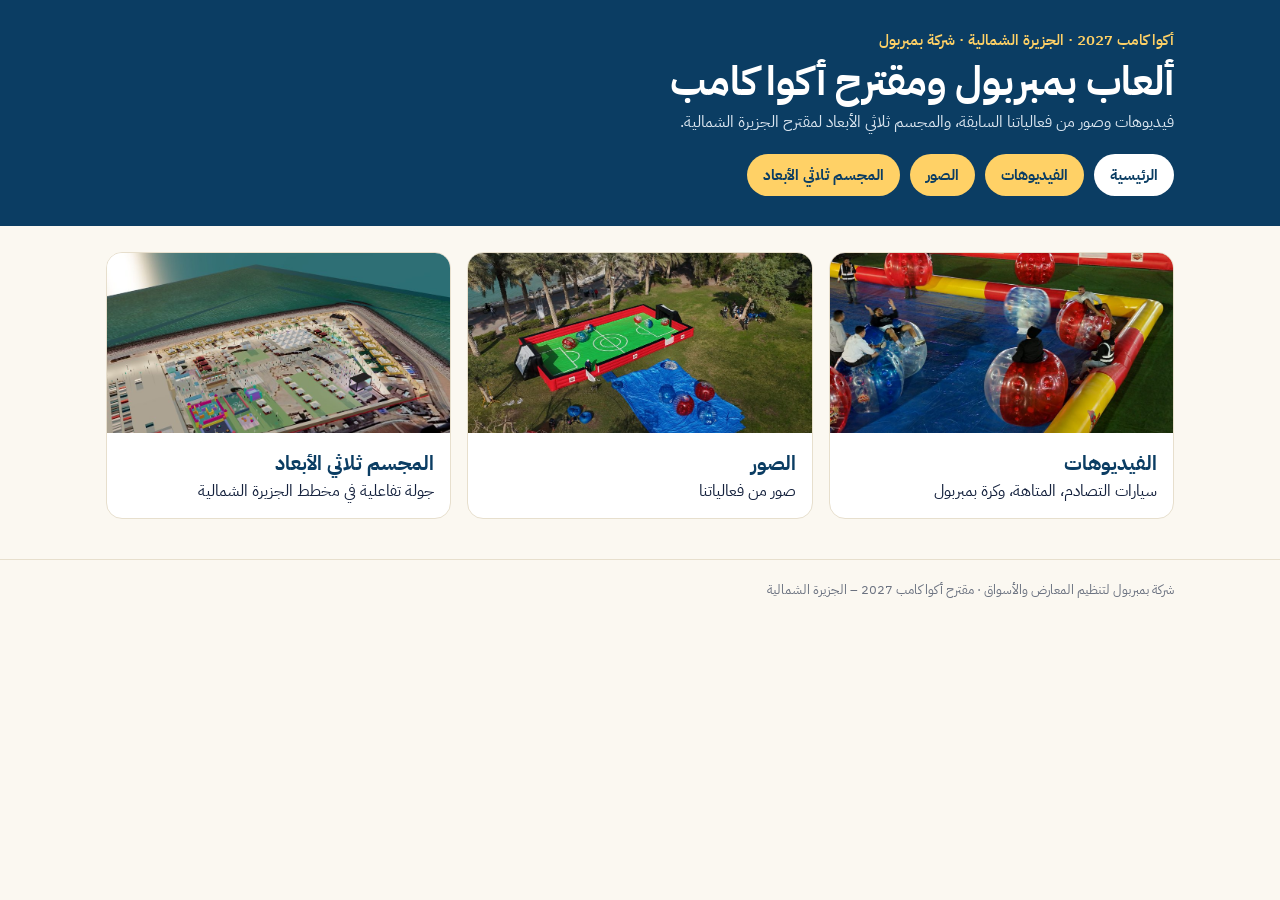
<file: index.html>
<!doctype html><html lang="ar" dir="rtl"><head><meta charset="utf-8"><meta name="viewport" content="width=device-width,initial-scale=1"><meta name="robots" content="noindex,nofollow">
<title>أكوا كامب 2027 – ألعاب بمبربول</title><link rel="preconnect" href="https://fonts.googleapis.com"><link href="https://fonts.googleapis.com/css2?family=IBM+Plex+Sans+Arabic:wght@400;600;700&display=swap" rel="stylesheet"><link rel="stylesheet" href="style.css"></head><body>
<header><div class="wrap"><p class="k">أكوا كامب 2027 · الجزيرة الشمالية · شركة بمبربول</p><h1>ألعاب بمبربول ومقترح أكوا كامب</h1><p>فيديوهات وصور من فعالياتنا السابقة، والمجسم ثلاثي الأبعاد لمقترح الجزيرة الشمالية.</p>
<nav><a href="" class="on">الرئيسية</a><a href="videos/" class="">الفيديوهات</a><a href="photos/" class="">الصور</a><a href="d/">المجسم ثلاثي الأبعاد</a></nav></div></header><main><div class="wrap">
<div class="big">
<a href="videos/"><img src="photos/bumperball-arena-sm.jpg" alt="ملعب بمبربول"><div><b>الفيديوهات</b><span>سيارات التصادم، المتاهة، وكرة بمبربول</span></div></a>
<a href="photos/"><img src="photos/bumperball-field-drone-sm.jpg" alt="ملعب بمبربول من الأعلى"><div><b>الصور</b><span>صور من فعالياتنا</span></div></a>
<a href="3d/"><img src="photos/hub-3d.jpg" alt="المجسم ثلاثي الأبعاد"><div><b>المجسم ثلاثي الأبعاد</b><span>جولة تفاعلية في مخطط الجزيرة الشمالية</span></div></a>
</div>
</div></main><footer><div class="wrap">شركة بمبربول لتنظيم المعارض والأسواق · مقترح أكوا كامب 2027 – الجزيرة الشمالية</div></footer></body></html>
</file>
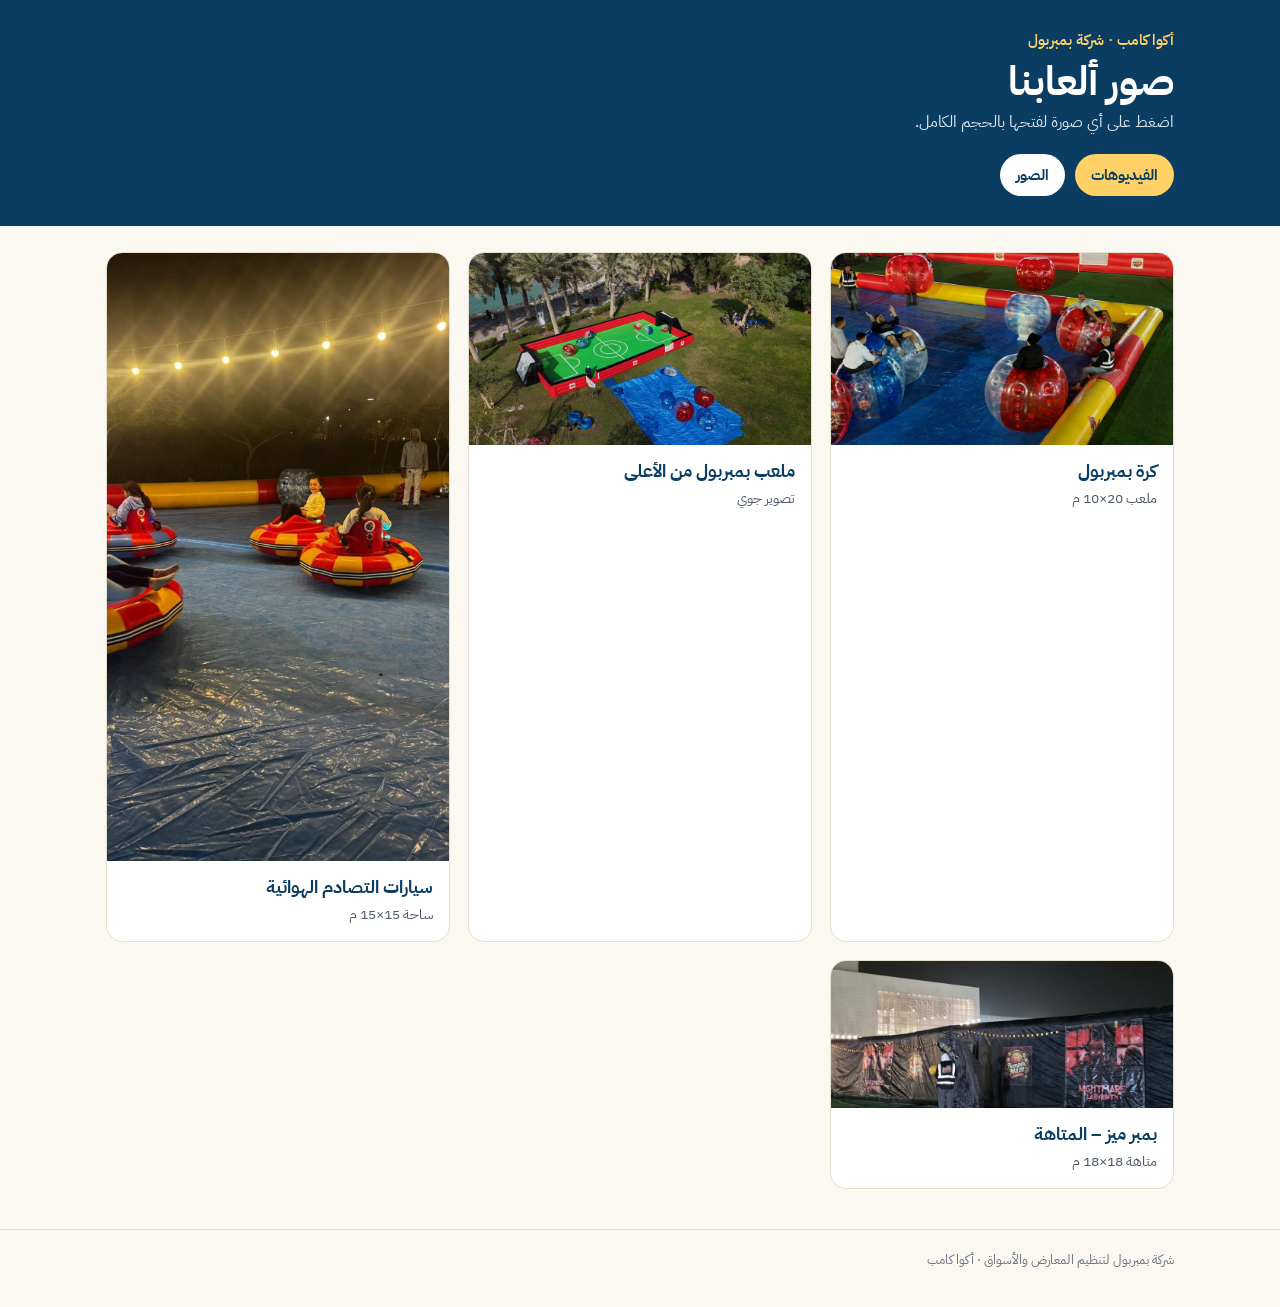
<file: photos/index.html>
<!doctype html><html lang="ar" dir="rtl"><head><meta charset="utf-8"><meta name="viewport" content="width=device-width,initial-scale=1"><meta name="robots" content="noindex,nofollow">
<title>صور ألعاب بمبربول</title><link rel="preconnect" href="https://fonts.googleapis.com"><link href="https://fonts.googleapis.com/css2?family=IBM+Plex+Sans+Arabic:wght@400;600;700&display=swap" rel="stylesheet"><link rel="stylesheet" href="../style.css"></head><body>
<header><div class="wrap"><p class="k">أكوا كامب · شركة بمبربول</p><h1>صور ألعابنا</h1><p>اضغط على أي صورة لفتحها بالحجم الكامل.</p>
<nav><a href="../videos/" class="">الفيديوهات</a><a href="../photos/" class="on">الصور</a></nav></div></header><main><div class="wrap">
<div class="grid">
<div class="card"><a href="bumperball-arena.jpg"><img src="bumperball-arena-sm.jpg" alt="لاعبون في كرات بمبربول"></a><div class="t"><b>كرة بمبربول</b><span>ملعب 20×10 م</span></div></div>
<div class="card"><a href="bumperball-field-drone.jpg"><img src="bumperball-field-drone-sm.jpg" alt="ملعب بمبربول من الأعلى"></a><div class="t"><b>ملعب بمبربول من الأعلى</b><span>تصوير جوي</span></div></div>
<div class="card"><a href="bumper-cars.jpg"><img src="bumper-cars-sm.jpg" alt="أطفال في سيارات التصادم"></a><div class="t"><b>سيارات التصادم الهوائية</b><span>ساحة 15×15 م</span></div></div>
<div class="card"><a href="bumper-maze.jpg"><img src="bumper-maze-sm.jpg" alt="بمبر ميز – متاهة الكوابيس"></a><div class="t"><b>بمبر ميز – المتاهة</b><span>متاهة 18×18 م</span></div></div>
</div>
</div></main><footer><div class="wrap">شركة بمبربول لتنظيم المعارض والأسواق · أكوا كامب</div></footer></body></html>
</file>
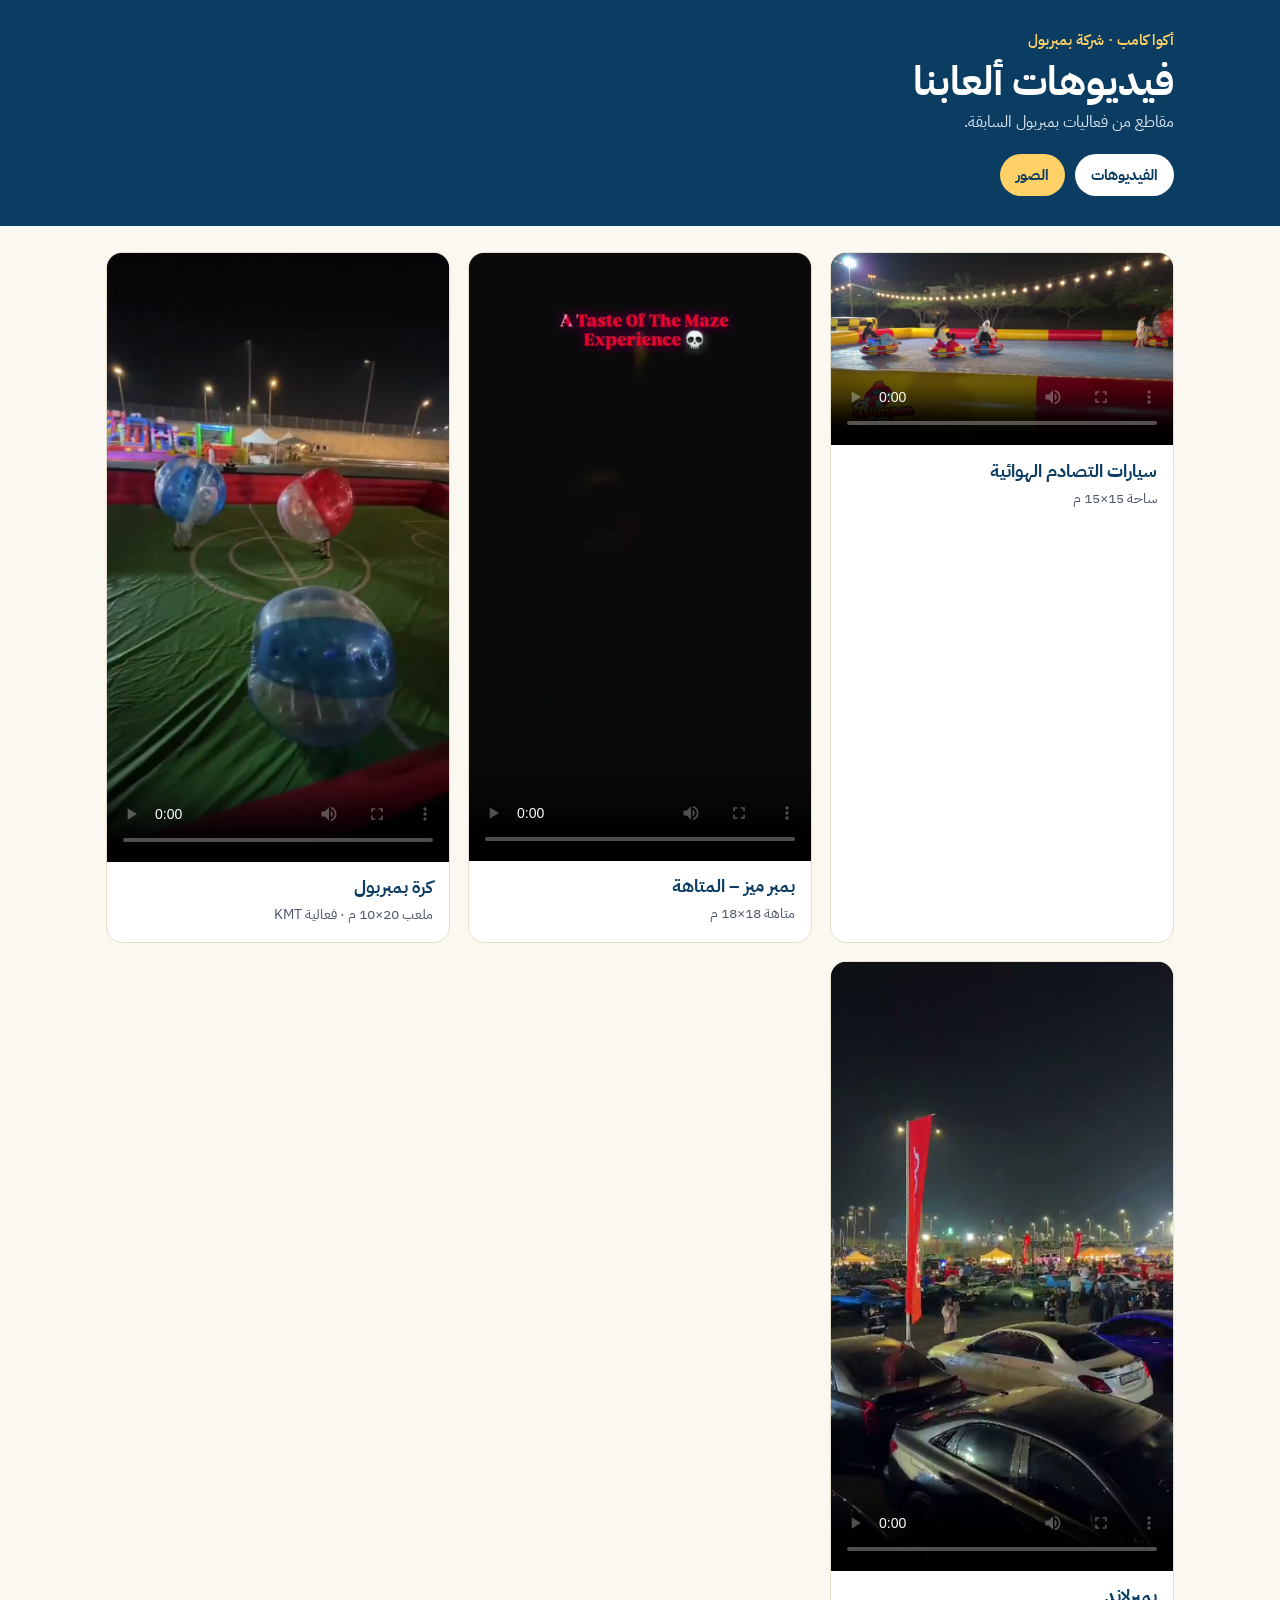
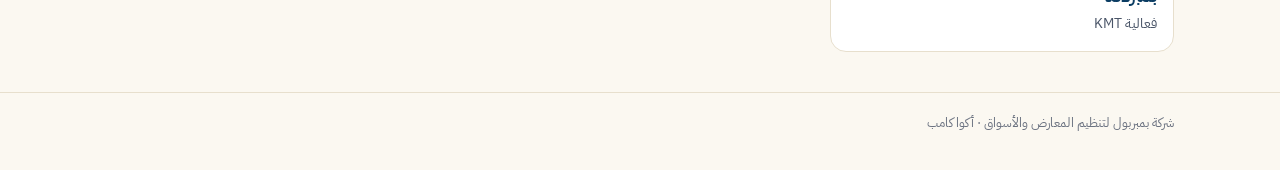
<file: videos/index.html>
<!doctype html><html lang="ar" dir="rtl"><head><meta charset="utf-8"><meta name="viewport" content="width=device-width,initial-scale=1"><meta name="robots" content="noindex,nofollow">
<title>فيديوهات ألعاب بمبربول</title><link rel="preconnect" href="https://fonts.googleapis.com"><link href="https://fonts.googleapis.com/css2?family=IBM+Plex+Sans+Arabic:wght@400;600;700&display=swap" rel="stylesheet"><link rel="stylesheet" href="../style.css"></head><body>
<header><div class="wrap"><p class="k">أكوا كامب · شركة بمبربول</p><h1>فيديوهات ألعابنا</h1><p>مقاطع من فعاليات بمبربول السابقة.</p>
<nav><a href="../videos/" class="on">الفيديوهات</a><a href="../photos/" class="">الصور</a></nav></div></header><main><div class="wrap">
<div class="grid">
<div class="card"><video controls playsinline preload="metadata" poster="bumper-cars.jpg" src="bumper-cars.mp4"></video><div class="t"><b>سيارات التصادم الهوائية</b><span>ساحة 15×15 م</span></div></div>
<div class="card"><video controls playsinline preload="metadata" poster="bumper-maze.jpg" src="bumper-maze.mp4"></video><div class="t"><b>بمبر ميز – المتاهة</b><span>متاهة 18×18 م</span></div></div>
<div class="card"><video controls playsinline preload="metadata" poster="bumperball-kmt.jpg" src="bumperball-kmt.mp4"></video><div class="t"><b>كرة بمبربول</b><span>ملعب 20×10 م · فعالية KMT</span></div></div>
<div class="card"><video controls playsinline preload="metadata" poster="bumperland-kmt.jpg" src="bumperland-kmt.mp4"></video><div class="t"><b>بمبرلاند</b><span>فعالية KMT</span></div></div>
</div>
</div></main><footer><div class="wrap">شركة بمبربول لتنظيم المعارض والأسواق · أكوا كامب</div></footer></body></html>
</file>
<file: style.css>
:root{--navy:#0b3d63;--gold:#ffd166;--sand:#fbf8f1;--ink:#14213d;--soft:#4a5568;--teal:#1f6f78}
*{box-sizing:border-box}
body{margin:0;background:var(--sand);color:var(--ink);font-family:'IBM Plex Sans Arabic',Tahoma,Arial,sans-serif;direction:rtl;text-align:right;line-height:1.6}
header{background:var(--navy);color:#fff;padding:28px 16px 30px}
.wrap{max-width:1100px;margin:0 auto;padding:0 16px}
header .k{color:var(--gold);font-weight:600;font-size:15px;margin:0}
header h1{margin:6px 0 4px;font-size:clamp(26px,5vw,40px);line-height:1.2}
header p{margin:0;color:#dbe6f0;font-size:16px}
nav{display:flex;flex-wrap:wrap;gap:10px;margin-top:18px}
nav a{color:var(--navy);background:var(--gold);text-decoration:none;font-weight:700;padding:9px 16px;border-radius:999px;font-size:15px}
nav a.on{background:#fff}
main{padding:26px 0 40px}
h2{color:var(--navy);font-size:24px;margin:8px 0 14px}
.grid{display:grid;grid-template-columns:repeat(auto-fill,minmax(300px,1fr));gap:18px}
.card{background:#fff;border:1px solid #e7dfcd;border-radius:16px;overflow:hidden}
.card video,.card img{display:block;width:100%;background:#000}
.card img{height:auto}
.card .t{padding:12px 16px 14px}
.card .t b{color:var(--navy);display:block;font-size:18px}
.card .t span{color:var(--soft);font-size:14px}
.big{display:grid;grid-template-columns:repeat(auto-fit,minmax(240px,1fr));gap:16px}
.big a{display:block;text-decoration:none;color:inherit;background:#fff;border:1px solid #e7dfcd;border-radius:16px;overflow:hidden}
.big a img{width:100%;height:180px;object-fit:cover;display:block}
.big a div{padding:14px 16px}
.big a b{color:var(--navy);font-size:20px;display:block}
footer{color:#6b7280;font-size:13px;padding:20px 0 36px;border-top:1px solid #e7dfcd}
</file>
